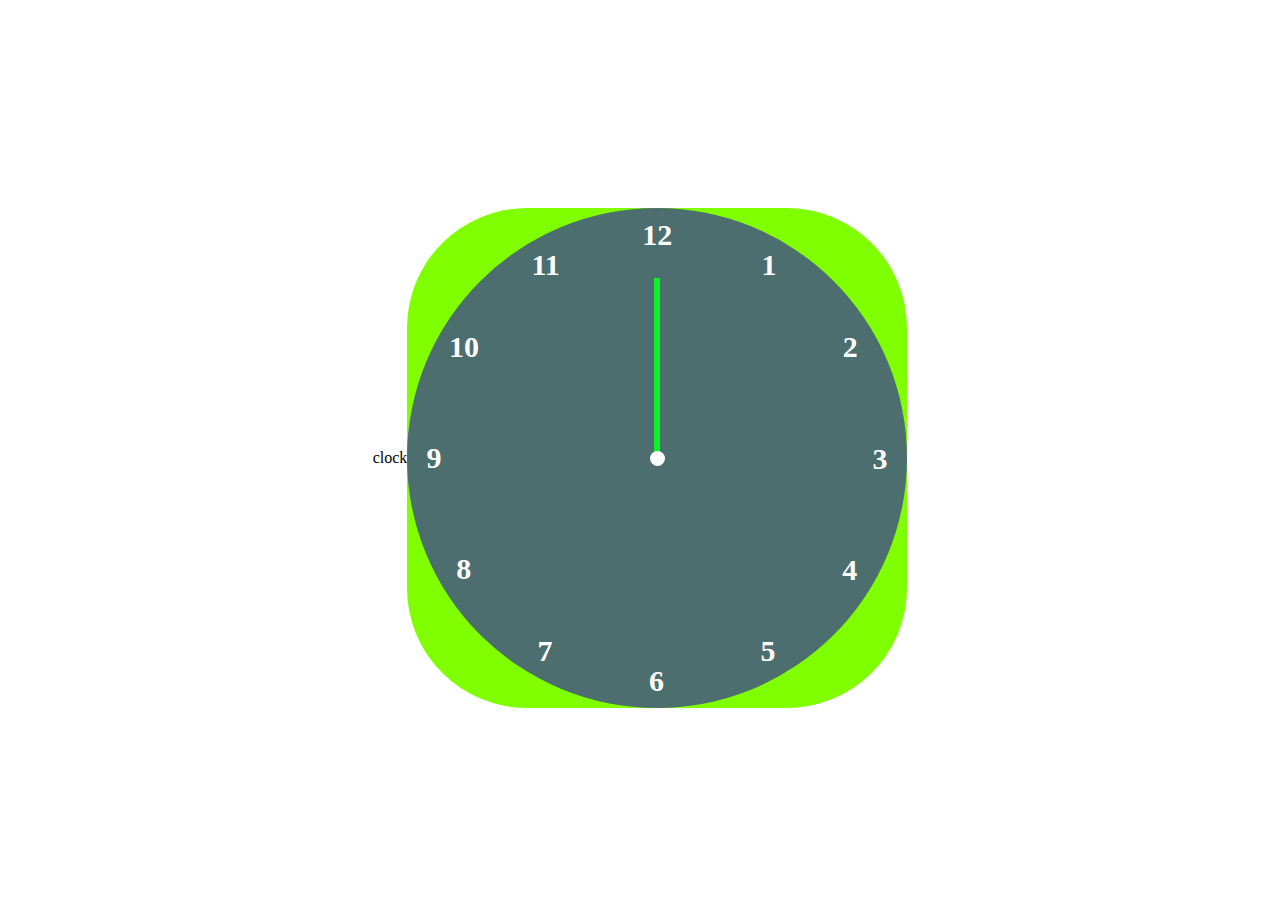
<file: index.html>
<!DOCTYPE html>
<html lang="en">
<head>
    <meta charset="UTF-8">
    <meta name="viewport" content="width=device-width, initial-scale=1.0">
    <link rel="stylesheet" href="style.css">
    <title>clock</title>
</head>

<body>
    clock
    <div class="out">
        <div class="clok">
          <div style="--co:rgb(13, 13, 252);   --ht:110px;"  id="hor"  class="han" ><i></i></div>
          <div style="--co:rgb(246, 22, 22); --ht:170px;" id="mint" class="han"><i></i></div>
          <div style="--co:rgb(10, 243, 34); --ht:180px;" id="sect" class="han"><i></i></div>

          <span style="--de:1;"><b>1</b></span>
          <span style="--de:2;"><b>2</b></span>
          <span style="--de:3;"><b>3</b></span>
          <span style="--de:4;"><b>4</b></span>
          <span style="--de:5;"><b>5</b></span>
          <span style="--de:6;"><b>6</b></span>
          <span style="--de:7;"><b>7</b></span>
          <span style="--de:8;"><b>8</b></span>
          <span style="--de:9;"><b>9</b></span>
          <span style="--de:10;"><b>10</b></span>
          <span style="--de:11;"><b>11</b></span>
          <span style="--de:12;"><b>12</b></span>

        </div>
    </div>

    <script src="script.js"></script>
</body>
</html>
</file>
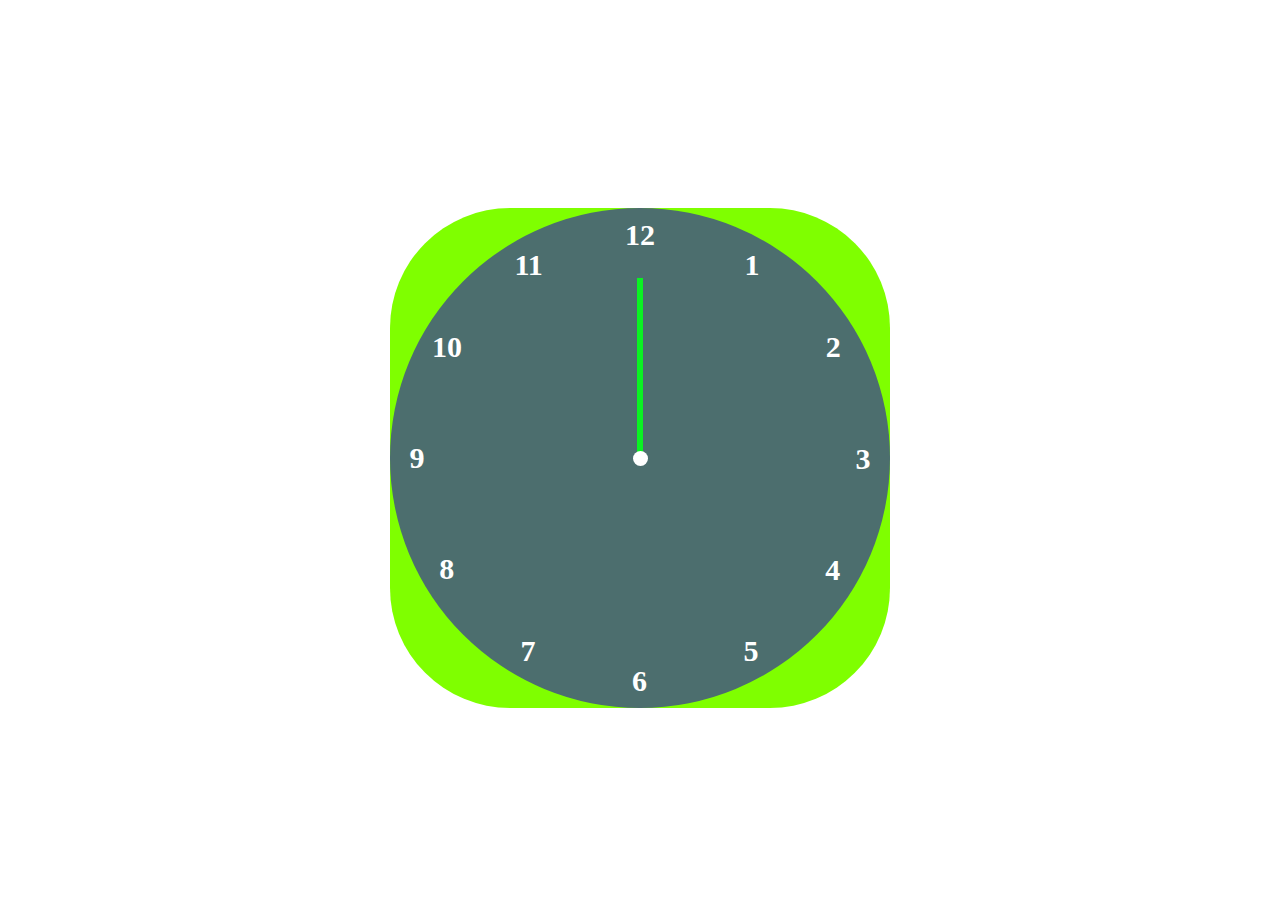
<file: clock.html>
<!DOCTYPE html>
<html lang="en">
<head>
    <meta charset="UTF-8">
    <meta name="viewport" content="width=device-width, initial-scale=1.0">
    <link rel="stylesheet" href="style.css">
    <title>clock</title>
</head>

<body>
    <div class="out">
        <div class="clok">
          <div style="--co:rgb(13, 13, 252);   --ht:110px;"  id="hor"  class="han" ><i></i></div>
          <div style="--co:rgb(246, 22, 22); --ht:170px;" id="mint" class="han"><i></i></div>
          <div style="--co:rgb(10, 243, 34); --ht:180px;" id="sect" class="han"><i></i></div>

          <span style="--de:1;"><b>1</b></span>
          <span style="--de:2;"><b>2</b></span>
          <span style="--de:3;"><b>3</b></span>
          <span style="--de:4;"><b>4</b></span>
          <span style="--de:5;"><b>5</b></span>
          <span style="--de:6;"><b>6</b></span>
          <span style="--de:7;"><b>7</b></span>
          <span style="--de:8;"><b>8</b></span>
          <span style="--de:9;"><b>9</b></span>
          <span style="--de:10;"><b>10</b></span>
          <span style="--de:11;"><b>11</b></span>
          <span style="--de:12;"><b>12</b></span>

        </div>
    </div>

    <script src="script.js"></script>
</body>
</html>
</file>
<file: style.css>
body{
        justify-content: center;
        align-items: center;
        display: flex;
        min-height: 100vh;

    }
    .out{
        position: relative;
        background-color: chartreuse;
        border-radius: 120px;
    }
    .clok{
        width: 500px;
        height: 500px;
        border-radius: 50%;
        background-color: rgb(76, 110, 110);
        align-items: center;
        justify-content: center;
        display: flex;
    }
    .clok span{
        
        
        position: absolute;
        transform: rotate(calc(30deg * var(--de) ));
       text-align: center;
        inset: 10px;
        color: white;
    }
    .clok span b{
        transform: rotate(calc(-30deg * var(--de) ));
       display: inline-block;
       font-size: 30px;
    }
    .clok::before{
        content: '';
        width: 15px;
        height: 15px;
        position: absolute;
        background-color: rgb(255, 255, 255);
        z-index: 1;
        border-radius:50% ;
    }

    .han{
        display: flex;
        position: absolute;
         align-items: flex-end;
        justify-content: center;

    }
  .han i{
    position: absolute;
    width: 6px;
    height: var(--ht);
    background-color:var(--co);                                                                                                                                                                                                                                                                                                                                                                                                                                                                                                                                                                                                                                                                     
  }
</file>
